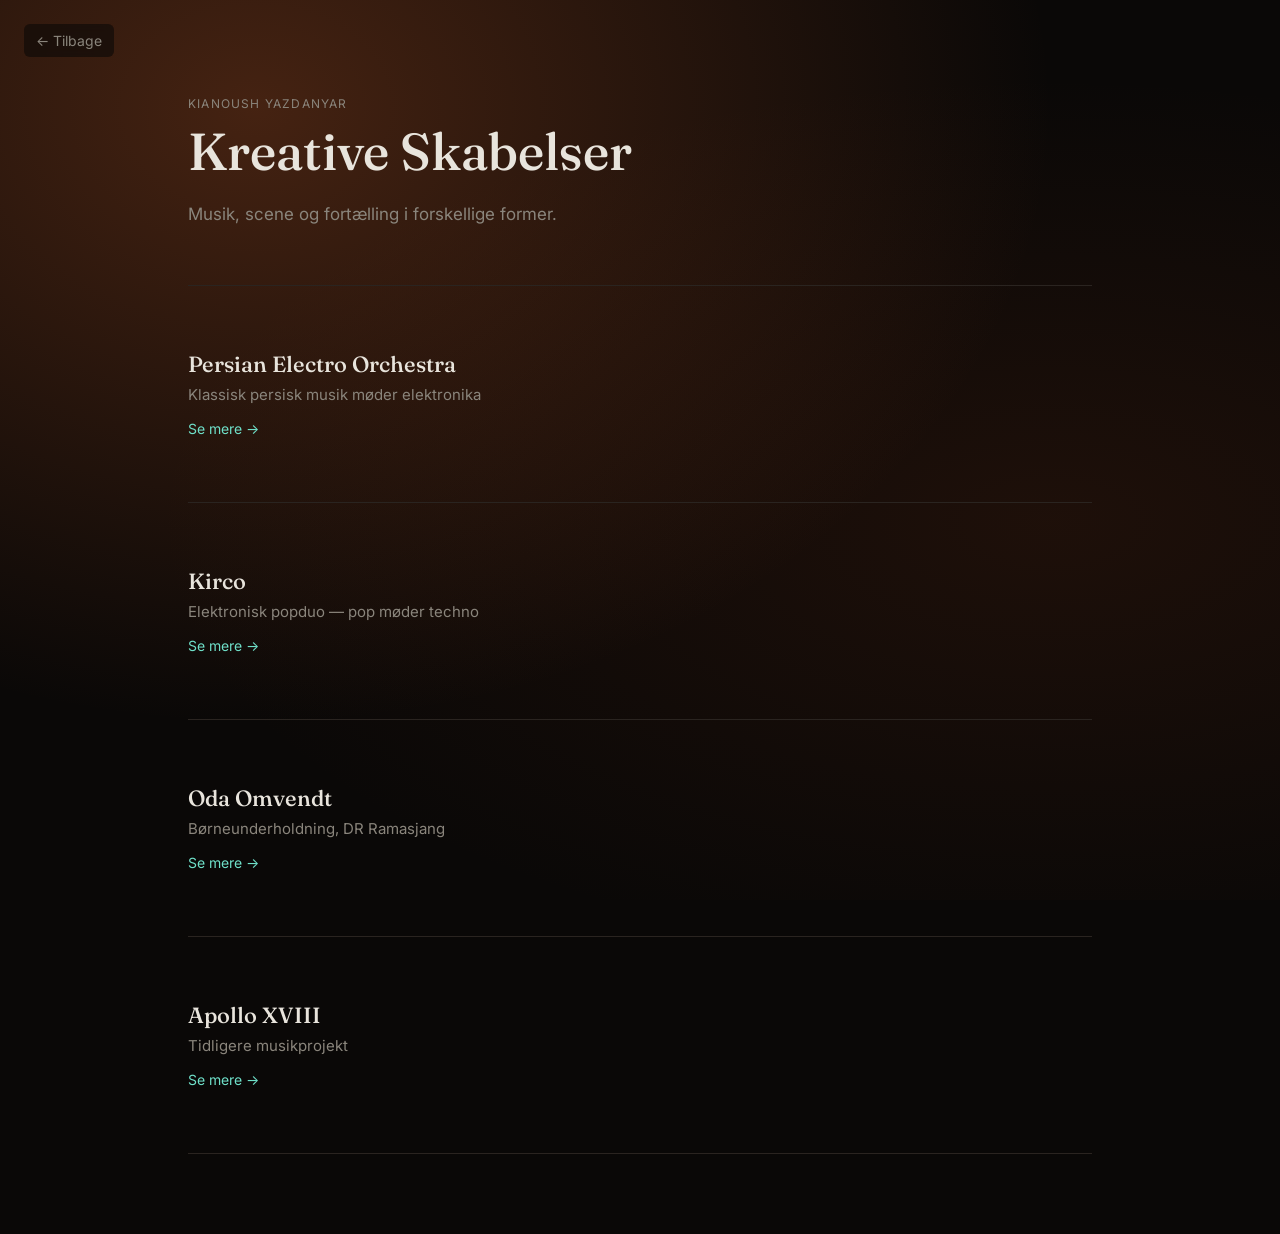
<file: kreative-skabelser/index.html>
<!DOCTYPE html>
<html lang="da">
<head>
<meta charset="UTF-8">
<meta name="viewport" content="width=device-width, initial-scale=1.0">
<title>Kreative Skabelser — Kianoush Yazdanyar</title>
<link rel="icon" type="image/svg+xml" href="../assets/icons/favicon.svg">
<link rel="preconnect" href="https://fonts.googleapis.com">
<link rel="preconnect" href="https://fonts.gstatic.com" crossorigin>
<link href="https://fonts.googleapis.com/css2?family=Fraunces:opsz,wght@9..144,400;9..144,500;9..144,600&family=Inter:wght@400;500&display=swap" rel="stylesheet">
<link rel="stylesheet" href="../css/style.css">
<link rel="stylesheet" href="../css/subpage.css">
</head>
<body>

<a class="back-link" href="../index.html">&larr; Tilbage</a>

<main class="sub-page">

  <header class="sub-hero">
    <p class="sub-eyebrow">Kianoush Yazdanyar</p>
    <h1 class="sub-title">Kreative Skabelser</h1>
    <p class="sub-lede">Musik, scene og fortælling i forskellige former.</p>
  </header>

  <section class="creative-item">
    <div class="creative-item-text">
      <h2 class="creative-item-title">Persian Electro Orchestra</h2>
      <p class="creative-item-desc">Klassisk persisk musik møder elektronika</p>
      <a class="creative-item-link" href="persian-electro-orchestra.html">Se mere &rarr;</a>
    </div>
    <iframe style="border-radius:12px" src="https://open.spotify.com/embed/artist/0a8cZDsBGT9Oj1OJqs05Qz?utm_source=generator" width="100%" height="152" frameborder="0" allow="autoplay; clipboard-write; encrypted-media; fullscreen; picture-in-picture" loading="lazy" title="Persian Electro Orchestra"></iframe>
  </section>

  <section class="creative-item">
    <div class="creative-item-text">
      <h2 class="creative-item-title">Kirco</h2>
      <p class="creative-item-desc">Elektronisk popduo — pop møder techno</p>
      <a class="creative-item-link" href="kirco.html">Se mere &rarr;</a>
    </div>
    <iframe style="border-radius:12px" src="https://open.spotify.com/embed/artist/3PRJfOP1KzxLrXpsBOybXV?utm_source=generator" width="100%" height="152" frameborder="0" allow="autoplay; clipboard-write; encrypted-media; fullscreen; picture-in-picture" loading="lazy" title="Kirco"></iframe>
  </section>

  <section class="creative-item">
    <div class="creative-item-text">
      <h2 class="creative-item-title">Oda Omvendt</h2>
      <p class="creative-item-desc">Børneunderholdning, DR Ramasjang</p>
      <a class="creative-item-link" href="oda-omvendt.html">Se mere &rarr;</a>
    </div>
    <iframe style="border-radius:12px" src="https://open.spotify.com/embed/album/4mp2O55xlFpI6rjebyCMw1?utm_source=generator" width="100%" height="152" frameborder="0" allow="autoplay; clipboard-write; encrypted-media; fullscreen; picture-in-picture" loading="lazy" title="Oda Omvendt"></iframe>
  </section>

  <section class="creative-item">
    <div class="creative-item-text">
      <h2 class="creative-item-title">Apollo XVIII</h2>
      <p class="creative-item-desc">Tidligere musikprojekt</p>
      <a class="creative-item-link" href="apollo-xviii.html">Se mere &rarr;</a>
    </div>
    <iframe style="border-radius:12px" src="https://open.spotify.com/embed/artist/592GeiJghp0CnXISNZAAyh?utm_source=generator" width="100%" height="152" frameborder="0" allow="autoplay; clipboard-write; encrypted-media; fullscreen; picture-in-picture" loading="lazy" title="Apollo XVIII"></iframe>
  </section>

</main>

<script src="../js/animations.js"></script>
</body>
</html>
</file>
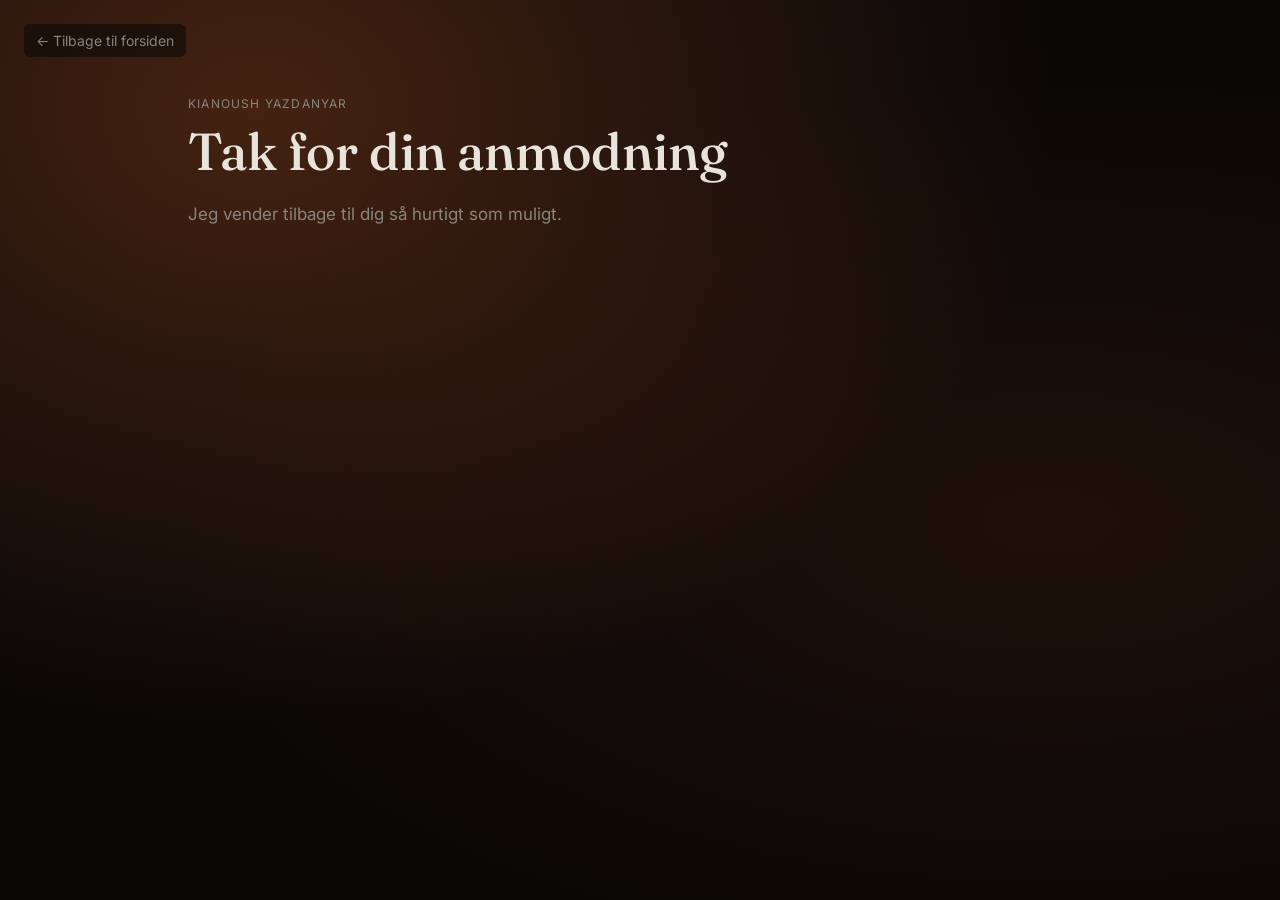
<file: tak.html>
<!DOCTYPE html>
<html lang="da">
<head>
<meta charset="UTF-8">
<meta name="viewport" content="width=device-width, initial-scale=1.0">
<title>Tak — Kianoush Yazdanyar</title>
<link rel="preconnect" href="https://fonts.googleapis.com">
<link rel="preconnect" href="https://fonts.gstatic.com" crossorigin>
<link href="https://fonts.googleapis.com/css2?family=Fraunces:opsz,wght@9..144,400;9..144,500;9..144,600&family=Inter:wght@400;500;600&display=swap" rel="stylesheet">
<link rel="stylesheet" href="css/style.css">
<link rel="stylesheet" href="css/subpage.css">
</head>
<body>
<a class="back-link" href="index.html">&larr; Tilbage til forsiden</a>
<main class="sub-page">
  <header class="sub-hero">
    <p class="sub-eyebrow">Kianoush Yazdanyar</p>
    <h1 class="sub-title">Tak for din anmodning</h1>
    <p class="sub-lede">Jeg vender tilbage til dig så hurtigt som muligt.</p>
  </header>
</main>
</body>
</html>
</file>
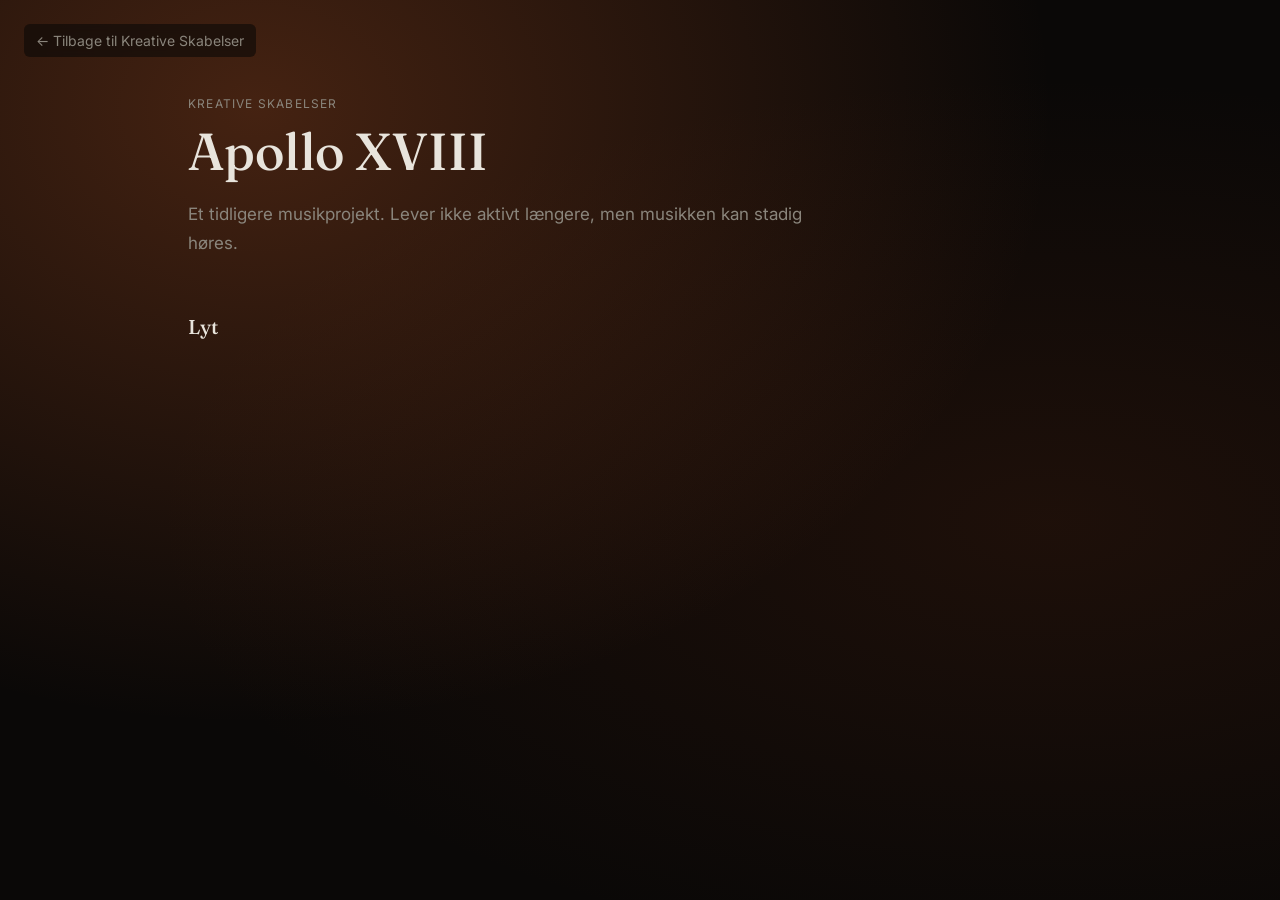
<file: kreative-skabelser/apollo-xviii.html>
<!DOCTYPE html>
<html lang="da">
<head>
<meta charset="UTF-8">
<meta name="viewport" content="width=device-width, initial-scale=1.0">
<title>Apollo XVIII — Kianoush Yazdanyar</title>
<link rel="icon" type="image/svg+xml" href="../assets/icons/favicon.svg">
<link rel="preconnect" href="https://fonts.googleapis.com">
<link rel="preconnect" href="https://fonts.gstatic.com" crossorigin>
<link href="https://fonts.googleapis.com/css2?family=Fraunces:opsz,wght@9..144,400;9..144,500;9..144,600&family=Inter:wght@400;500&display=swap" rel="stylesheet">
<link rel="stylesheet" href="../css/style.css">
<link rel="stylesheet" href="../css/subpage.css">
</head>
<body>

<a class="back-link" href="index.html">&larr; Tilbage til Kreative Skabelser</a>

<main class="sub-page">

  <header class="sub-hero">
    <p class="sub-eyebrow">Kreative skabelser</p>
    <h1 class="sub-title">Apollo XVIII</h1>
    <p class="sub-lede">Et tidligere musikprojekt. Lever ikke aktivt længere, men musikken kan stadig høres.</p>
  </header>

  <section class="sub-section">
    <h2 class="sub-section-title">Lyt</h2>
    <iframe
      style="border-radius:12px"
      src="https://open.spotify.com/embed/artist/592GeiJghp0CnXISNZAAyh?utm_source=generator&si=85f40be896554162"
      width="100%" height="352" frameborder="0"
      allowfullscreen=""
      allow="autoplay; clipboard-write; encrypted-media; fullscreen; picture-in-picture"
      loading="lazy"
      title="Apollo XVIII på Spotify">
    </iframe>
  </section>

</main>

</body>
</html>
</file>
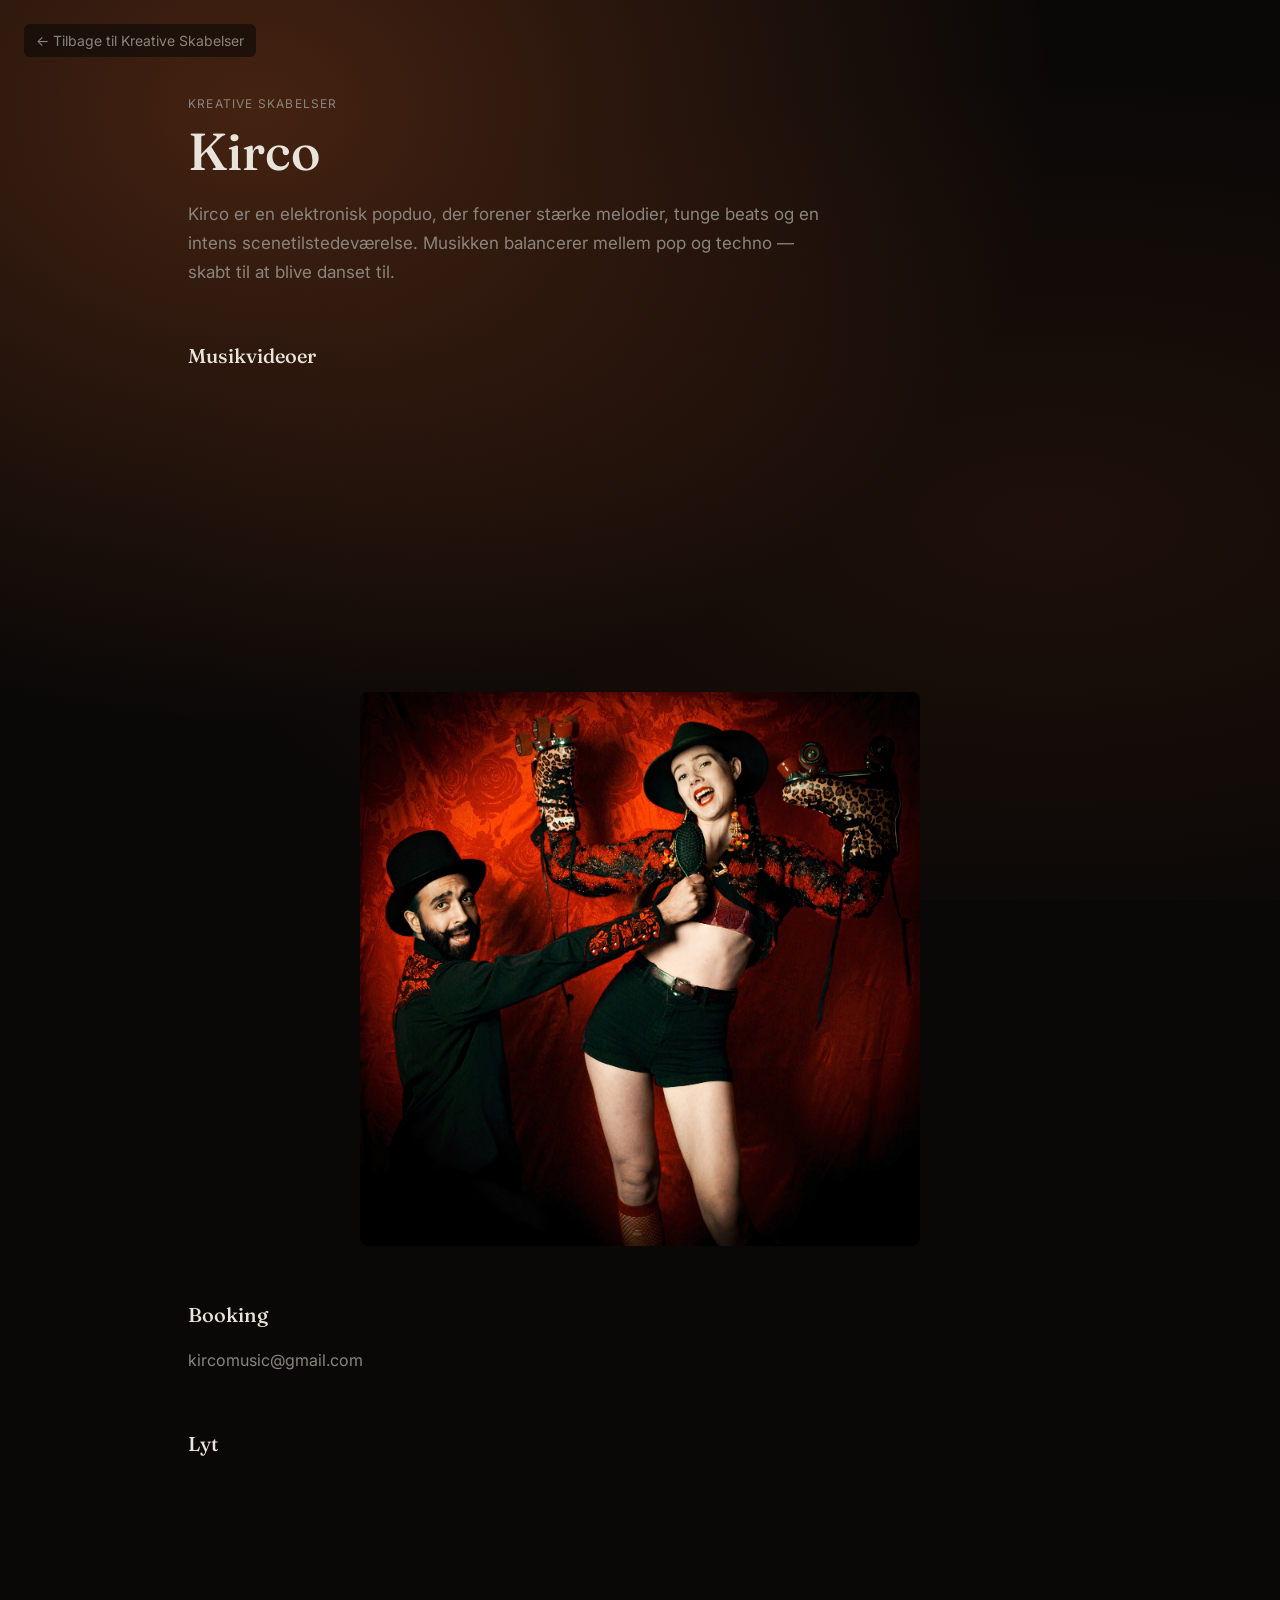
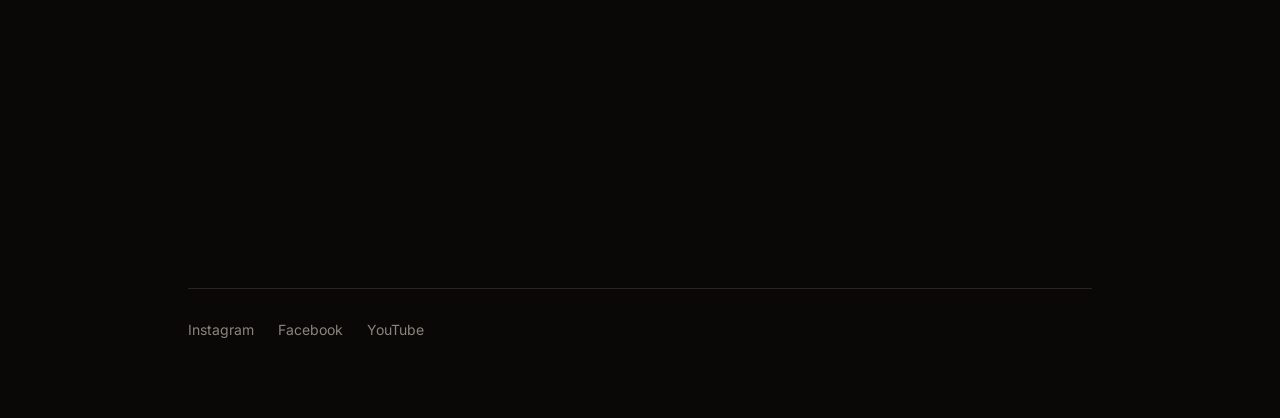
<file: kreative-skabelser/kirco.html>
<!DOCTYPE html>
<html lang="da">
<head>
<meta charset="UTF-8">
<meta name="viewport" content="width=device-width, initial-scale=1.0">
<title>Kirco — Kianoush Yazdanyar</title>
<link rel="icon" type="image/svg+xml" href="../assets/icons/favicon.svg">
<link rel="preconnect" href="https://fonts.googleapis.com">
<link rel="preconnect" href="https://fonts.gstatic.com" crossorigin>
<link href="https://fonts.googleapis.com/css2?family=Fraunces:opsz,wght@9..144,400;9..144,500;9..144,600&family=Inter:wght@400;500&display=swap" rel="stylesheet">
<link rel="stylesheet" href="../css/style.css">
<link rel="stylesheet" href="../css/subpage.css">
</head>
<body>

<a class="back-link" href="index.html">&larr; Tilbage til Kreative Skabelser</a>

<main class="sub-page">

  <header class="sub-hero">
    <p class="sub-eyebrow">Kreative skabelser</p>
    <h1 class="sub-title">Kirco</h1>
    <p class="sub-lede">Kirco er en elektronisk popduo, der forener stærke melodier, tunge beats og en intens scenetilstedeværelse. Musikken balancerer mellem pop og techno — skabt til at blive danset til.</p>
  </header>

  <section class="sub-section">
    <h2 class="sub-section-title">Musikvideoer</h2>
    <div class="video-grid">
      <div class="video-embed">
        <iframe src="https://www.youtube.com/embed/UkBhk_NIGjs?si=FHqn9zAgQIJkRGtN" title="Kirco musikvideo" frameborder="0" allow="accelerometer; autoplay; clipboard-write; encrypted-media; gyroscope; picture-in-picture; web-share" referrerpolicy="strict-origin-when-cross-origin" allowfullscreen loading="lazy"></iframe>
      </div>
      <div class="video-embed">
        <iframe src="https://www.youtube.com/embed/WSYZm5r0OQ8?si=-G6jZcNoc1Rqnn_N" title="Kirco musikvideo" frameborder="0" allow="accelerometer; autoplay; clipboard-write; encrypted-media; gyroscope; picture-in-picture; web-share" referrerpolicy="strict-origin-when-cross-origin" allowfullscreen loading="lazy"></iframe>
      </div>
    </div>
  </section>

  <section class="sub-section">
    <div class="photo-grid photo-grid--single">
      <img src="../assets/images/kirco-1.jpg" alt="Kirco på scenen" loading="lazy">
    </div>
  </section>

  <section class="sub-section">
    <h2 class="sub-section-title">Booking</h2>
    <p class="sub-section-text"><a href="mailto:kircomusic@gmail.com">kircomusic@gmail.com</a></p>
  </section>

  <section class="sub-section">
    <h2 class="sub-section-title">Lyt</h2>
    <iframe
      style="border-radius:12px"
      src="https://open.spotify.com/embed/artist/3PRJfOP1KzxLrXpsBOybXV?utm_source=generator&si=f1fad9605947445f"
      width="100%" height="352" frameborder="0"
      allow="autoplay; clipboard-write; encrypted-media; fullscreen; picture-in-picture"
      loading="lazy"
      title="Kirco på Spotify">
    </iframe>
  </section>

  <footer class="sub-footer">
    <a href="https://www.instagram.com/kircomusic/" target="_blank" rel="noopener">Instagram</a>
    <a href="https://www.facebook.com/Kircomusic" target="_blank" rel="noopener">Facebook</a>
    <a href="https://www.youtube.com/@kircomusic3333" target="_blank" rel="noopener">YouTube</a>
  </footer>

</main>

<script src="../js/animations.js"></script>
</body>
</html>
</file>
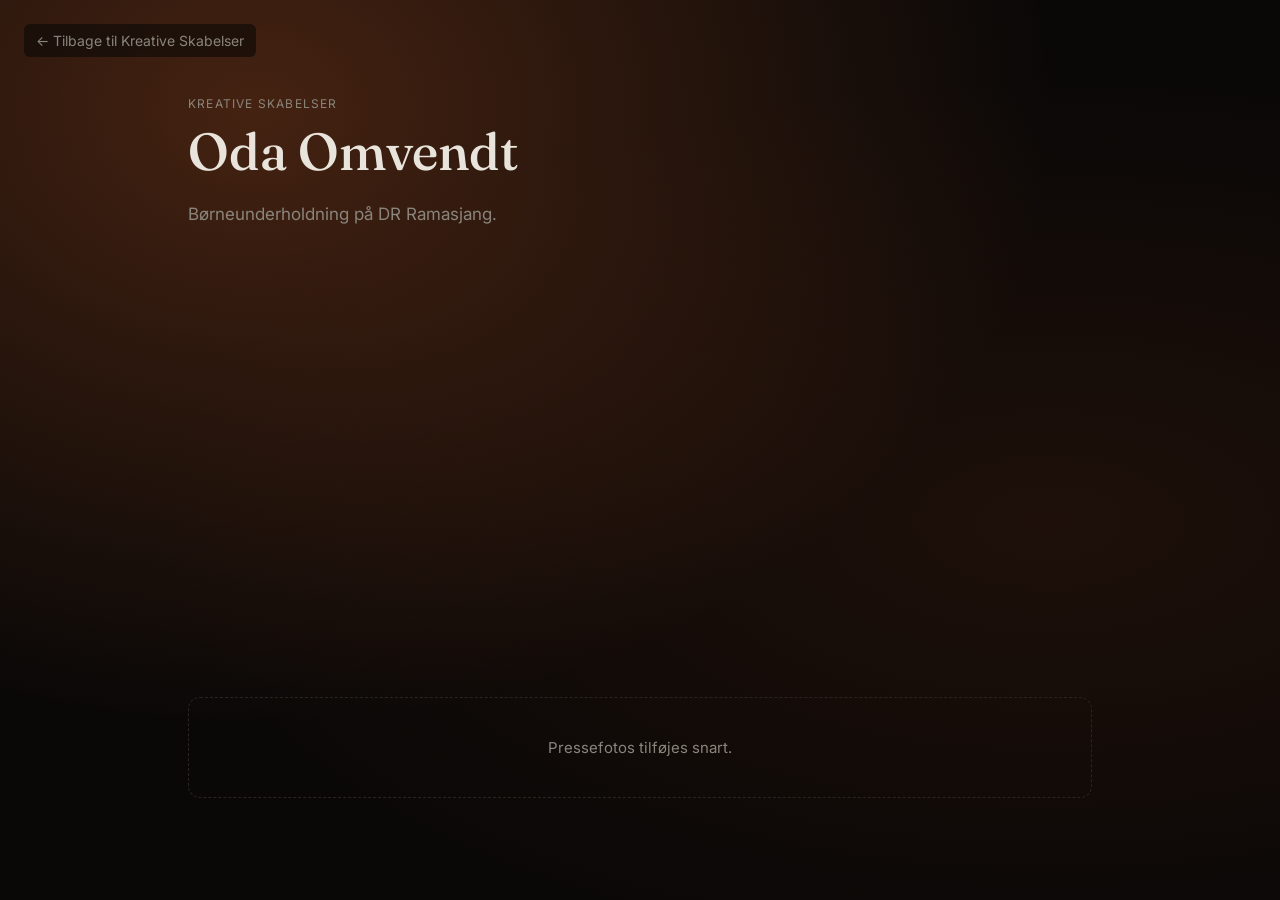
<file: kreative-skabelser/oda-omvendt.html>
<!DOCTYPE html>
<html lang="da">
<head>
<meta charset="UTF-8">
<meta name="viewport" content="width=device-width, initial-scale=1.0">
<title>Oda Omvendt — Kianoush Yazdanyar</title>
<link rel="icon" type="image/svg+xml" href="../assets/icons/favicon.svg">
<link rel="preconnect" href="https://fonts.googleapis.com">
<link rel="preconnect" href="https://fonts.gstatic.com" crossorigin>
<link href="https://fonts.googleapis.com/css2?family=Fraunces:opsz,wght@9..144,400;9..144,500;9..144,600&family=Inter:wght@400;500&display=swap" rel="stylesheet">
<link rel="stylesheet" href="../css/style.css">
<link rel="stylesheet" href="../css/subpage.css">
</head>
<body>

<a class="back-link" href="index.html">&larr; Tilbage til Kreative Skabelser</a>

<main class="sub-page">
  <header class="sub-hero">
    <p class="sub-eyebrow">Kreative skabelser</p>
    <h1 class="sub-title">Oda Omvendt</h1>
    <p class="sub-lede">Børneunderholdning på DR Ramasjang.</p>
  </header>
  <section class="sub-section">
    <iframe style="border-radius:12px" src="https://open.spotify.com/embed/album/4mp2O55xlFpI6rjebyCMw1?utm_source=generator&si=b79e6167c70d488b" width="100%" height="352" frameborder="0" allow="autoplay; clipboard-write; encrypted-media; fullscreen; picture-in-picture" loading="lazy" title="Oda Omvendt på Spotify"></iframe>
  </section>
  <div class="placeholder-box">
    Pressefotos tilføjes snart.
  </div>
</main>

<script src="../js/animations.js"></script>
</body>
</html>
</file>
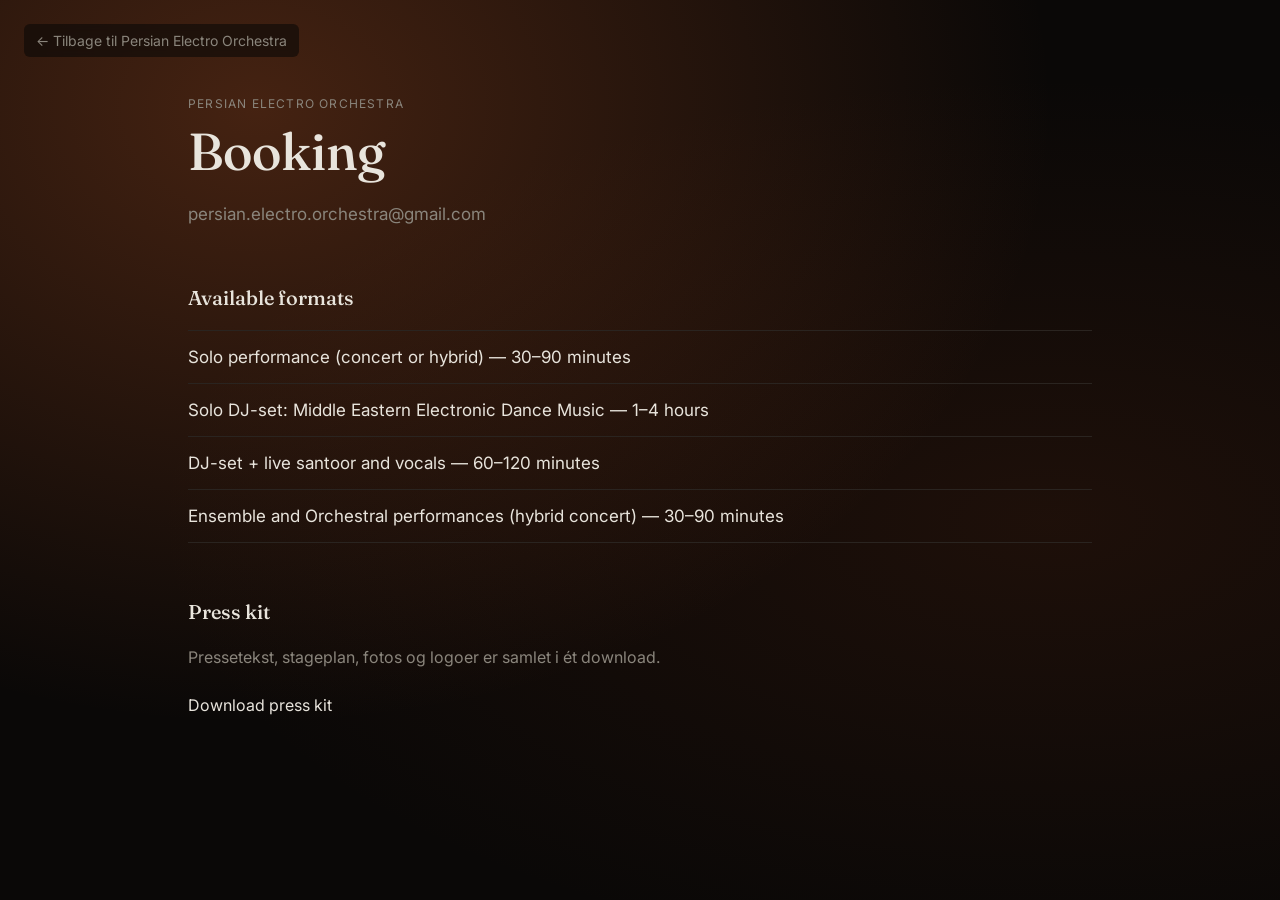
<file: kreative-skabelser/persian-electro-orchestra-booking.html>
<!DOCTYPE html>
<html lang="da">
<head>
<meta charset="UTF-8">
<meta name="viewport" content="width=device-width, initial-scale=1.0">
<title>Booking — Persian Electro Orchestra</title>
<link rel="icon" type="image/svg+xml" href="../assets/icons/favicon.svg">
<link rel="preconnect" href="https://fonts.googleapis.com">
<link rel="preconnect" href="https://fonts.gstatic.com" crossorigin>
<link href="https://fonts.googleapis.com/css2?family=Fraunces:opsz,wght@9..144,400;9..144,500;9..144,600&family=Inter:wght@400;500&display=swap" rel="stylesheet">
<link rel="stylesheet" href="../css/style.css">
<link rel="stylesheet" href="../css/subpage.css">
</head>
<body>

<a class="back-link" href="persian-electro-orchestra.html">&larr; Tilbage til Persian Electro Orchestra</a>

<main class="sub-page">

  <header class="sub-hero">
    <p class="sub-eyebrow">Persian Electro Orchestra</p>
    <h1 class="sub-title">Booking</h1>
    <p class="sub-lede">
      <a href="mailto:persian.electro.orchestra@gmail.com">persian.electro.orchestra@gmail.com</a>
    </p>
  </header>

  <section class="sub-section">
    <h2 class="sub-section-title">Available formats</h2>
    <ul class="spec-list">
      <li>Solo performance (concert or hybrid) — 30–90 minutes</li>
      <li>Solo DJ-set: Middle Eastern Electronic Dance Music — 1–4 hours</li>
      <li>DJ-set + live santoor and vocals — 60–120 minutes</li>
      <li>Ensemble and Orchestral performances (hybrid concert) — 30–90 minutes</li>
    </ul>
  </section>

  <section class="sub-section">
    <h2 class="sub-section-title">Press kit</h2>
    <p class="sub-section-text">Pressetekst, stageplan, fotos og logoer er samlet i ét download.</p>
    <a class="download-button" href="https://drive.google.com/drive/folders/12gCk5uDWeeJLfttOsvGtWsUmEhVXvokA?usp=drive_link" target="_blank" rel="noopener">Download press kit</a>
  </section>

</main>

<script src="../js/animations.js"></script>
</body>
</html>
</file>
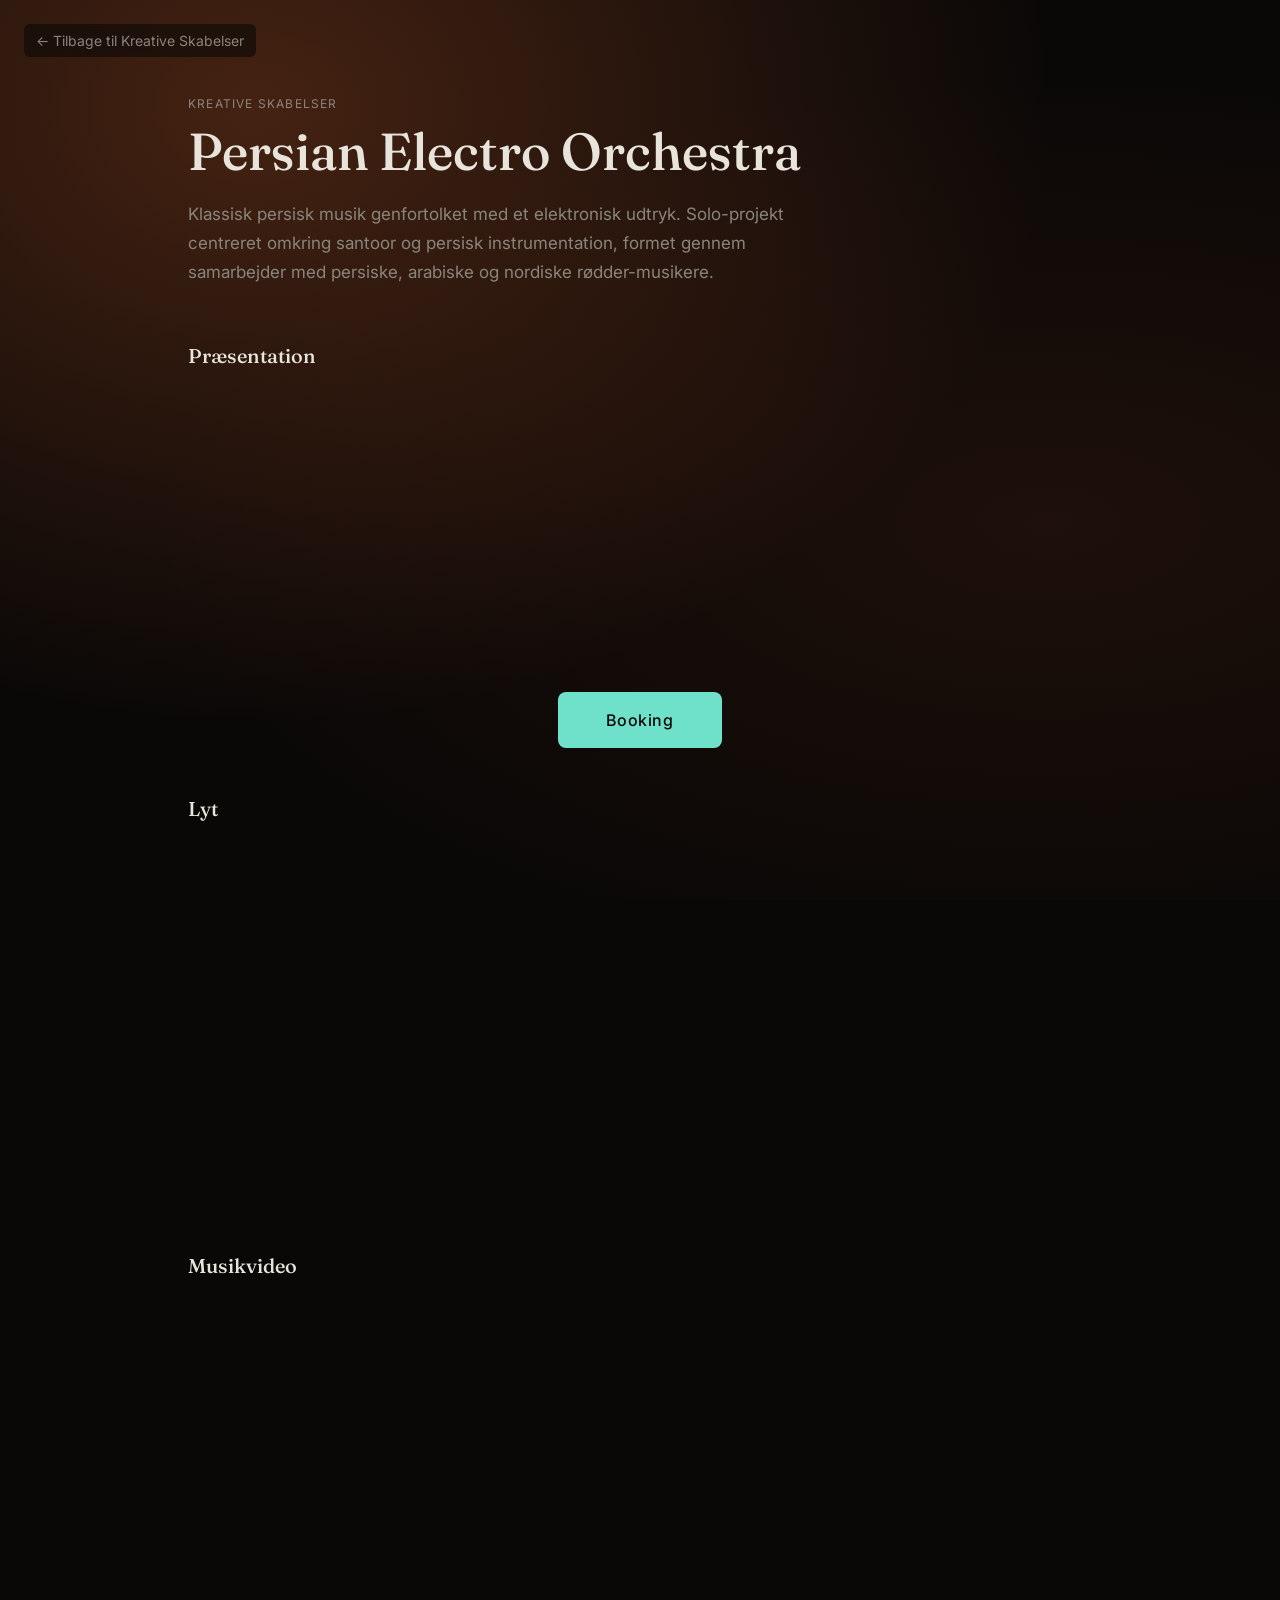
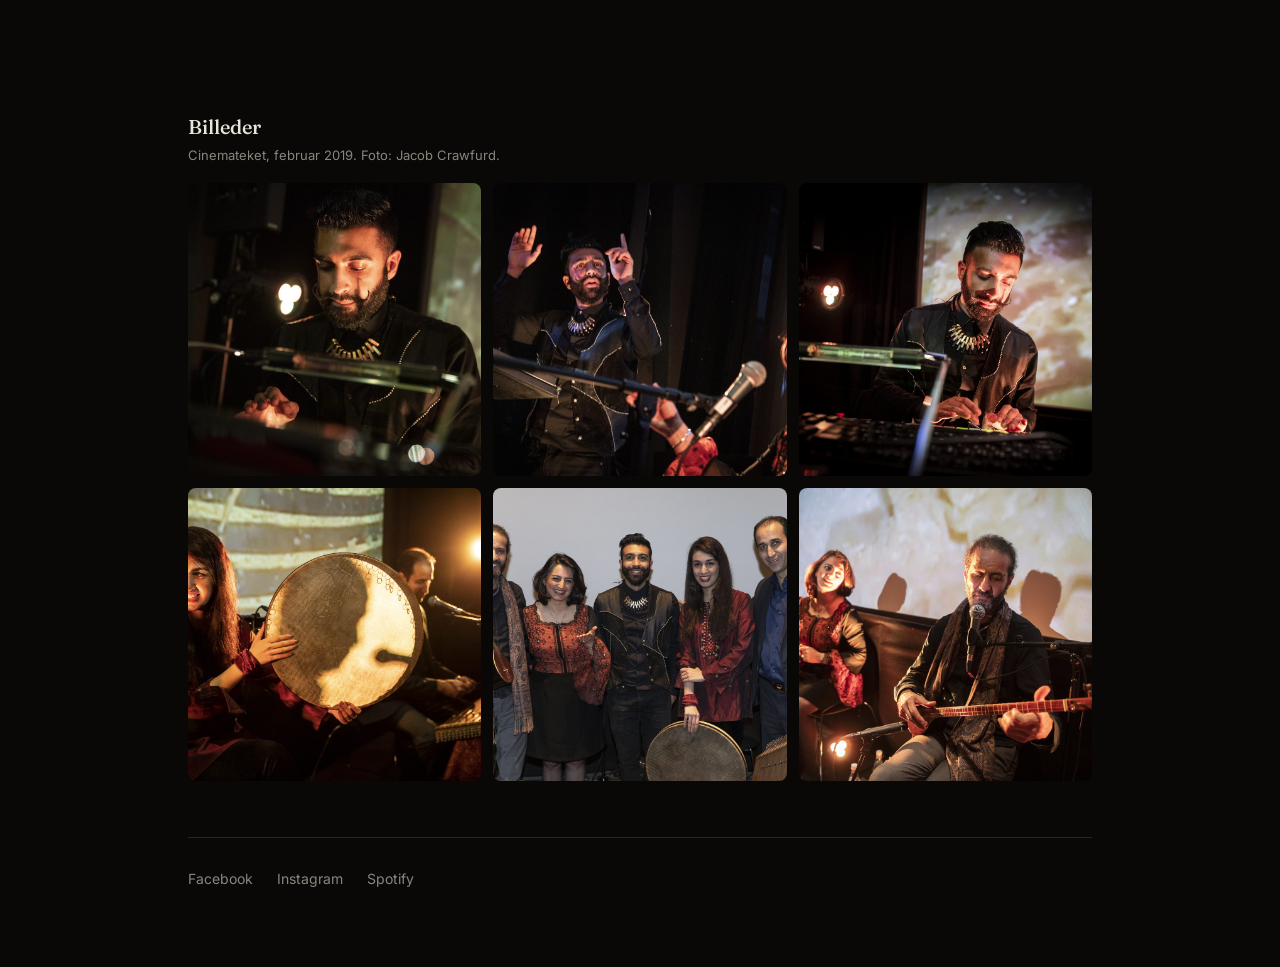
<file: kreative-skabelser/persian-electro-orchestra.html>
<!DOCTYPE html>
<html lang="da">
<head>
<meta charset="UTF-8">
<meta name="viewport" content="width=device-width, initial-scale=1.0">
<title>Persian Electro Orchestra — Kianoush Yazdanyar</title>
<link rel="icon" type="image/svg+xml" href="../assets/icons/favicon.svg">
<link rel="preconnect" href="https://fonts.googleapis.com">
<link rel="preconnect" href="https://fonts.gstatic.com" crossorigin>
<link href="https://fonts.googleapis.com/css2?family=Fraunces:opsz,wght@9..144,400;9..144,500;9..144,600&family=Inter:wght@400;500&display=swap" rel="stylesheet">
<link rel="stylesheet" href="../css/style.css">
<link rel="stylesheet" href="../css/subpage.css">
</head>
<body>

<a class="back-link" href="index.html">&larr; Tilbage til Kreative Skabelser</a>

<main class="sub-page">

  <header class="sub-hero">
    <p class="sub-eyebrow">Kreative skabelser</p>
    <h1 class="sub-title">Persian Electro Orchestra</h1>
    <p class="sub-lede">Klassisk persisk musik genfortolket med et elektronisk udtryk. Solo-projekt centreret omkring santoor og persisk instrumentation, formet gennem samarbejder med persiske, arabiske og nordiske rødder-musikere.</p>
  </header>

  <section class="sub-section">
    <h2 class="sub-section-title">Præsentation</h2>
    <div class="video-grid">
      <div class="video-embed">
        <iframe src="https://www.youtube.com/embed/BFVgDCe5Vm4?si=moEMTDka0-oO3l8y" title="Persian Electro Orchestra præsentation" frameborder="0" allow="accelerometer; autoplay; clipboard-write; encrypted-media; gyroscope; picture-in-picture; web-share" referrerpolicy="strict-origin-when-cross-origin" allowfullscreen loading="lazy"></iframe>
      </div>
      <div class="video-embed">
        <iframe src="https://www.youtube.com/embed/R_x0Kdcxnyw?si=6ja5jatI1GvMBFvL" title="Persian Electro Orchestra præsentation" frameborder="0" allow="accelerometer; autoplay; clipboard-write; encrypted-media; gyroscope; picture-in-picture; web-share" referrerpolicy="strict-origin-when-cross-origin" allowfullscreen loading="lazy"></iframe>
      </div>
    </div>
  </section>

  <section class="sub-section sub-section--cta">
    <a class="booking-button" href="persian-electro-orchestra-booking.html">Booking</a>
  </section>

  <section class="sub-section">
    <h2 class="sub-section-title">Lyt</h2>
    <iframe
      style="border-radius:12px"
      src="https://open.spotify.com/embed/artist/0a8cZDsBGT9Oj1OJqs05Qz?utm_source=generator&si=c1464c1f727641a2"
      width="100%" height="352" frameborder="0"
      allowfullscreen=""
      allow="autoplay; clipboard-write; encrypted-media; fullscreen; picture-in-picture"
      loading="lazy"
      title="Persian Electro Orchestra på Spotify">
    </iframe>
  </section>

  <section class="sub-section">
    <h2 class="sub-section-title">Musikvideo</h2>
    <div class="video-embed video-embed--single">
      <iframe src="https://www.youtube.com/embed/mcSiD7ixY7E?si=Fd8pY4Vn_lSHl_Wn" title="Persian Electro Orchestra musikvideo" frameborder="0" allow="accelerometer; autoplay; clipboard-write; encrypted-media; gyroscope; picture-in-picture; web-share" referrerpolicy="strict-origin-when-cross-origin" allowfullscreen loading="lazy"></iframe>
    </div>
  </section>

  <section class="sub-section">
    <h2 class="sub-section-title">Billeder</h2>
    <p class="sub-section-caption">Cinemateket, februar 2019. Foto: Jacob Crawfurd.</p>
    <div class="photo-grid">
      <img src="../assets/images/peo/peo-1.jpg" alt="Persian Electro Orchestra koncert, Cinemateket 2019" loading="lazy">
      <img src="../assets/images/peo/peo-2.jpg" alt="Persian Electro Orchestra koncert, Cinemateket 2019" loading="lazy">
      <img src="../assets/images/peo/peo-3.jpg" alt="Persian Electro Orchestra koncert, Cinemateket 2019" loading="lazy">
      <img src="../assets/images/peo/peo-4.jpg" alt="Persian Electro Orchestra koncert, Cinemateket 2019" loading="lazy">
      <img src="../assets/images/peo/peo-5.jpg" alt="Persian Electro Orchestra koncert, Cinemateket 2019" loading="lazy">
      <img src="../assets/images/peo/peo-6.jpg" alt="Persian Electro Orchestra koncert, Cinemateket 2019" loading="lazy">
    </div>
  </section>

  <footer class="sub-footer">
    <a href="https://www.facebook.com/persianelectro" target="_blank" rel="noopener">Facebook</a>
    <a href="https://instagram.com/persianelectro_com" target="_blank" rel="noopener">Instagram</a>
    <a href="https://open.spotify.com/artist/0a8cZDsBGT9Oj1OJqs05Qz" target="_blank" rel="noopener">Spotify</a>
  </footer>

</main>

<script src="../js/animations.js"></script>
</body>
</html>
</file>
<file: css/style.css>
:root {
  --bg: #0a0807;
  --bg-card: #100d0b;
  --bg-card-hover: #181410;
  --text: #e8e4dc;
  --text-bright: #f5f2ea;
  --text-muted: #8a857c;
  --text-dim: #5a564f;
  --border: #2a2420;

  --jura: #8fb0d8;
  --jura-dim: #5b86b8;
  --create: #6fe0c9;
  --create-dim: #4fd6bb;
  --sex: #eba370;
  --sex-dim: #e08a4f;

  --font-display: 'Fraunces', serif;
  --font-body: 'Inter', sans-serif;

  --ease: cubic-bezier(0.22, 1, 0.36, 1);
}

* { box-sizing: border-box; }

html, body {
  margin: 0;
  padding: 0;
  background:
    radial-gradient(ellipse at 20% 12%, rgba(193,90,40,0.32), transparent 55%),
    radial-gradient(ellipse at 82% 58%, rgba(120,50,20,0.18), transparent 60%),
    var(--bg);
  background-attachment: fixed;
  color: var(--text);
  font-family: var(--font-body);
  min-height: 100vh;
}

.sr-only {
  position: absolute;
  width: 1px; height: 1px;
  padding: 0; margin: -1px;
  overflow: hidden;
  clip: rect(0,0,0,0);
  white-space: nowrap;
  border: 0;
}

button {
  font-family: inherit;
  cursor: pointer;
  background: none;
  border: none;
  color: inherit;
}

a { color: inherit; text-decoration: none; }

:focus-visible {
  outline: 2px solid var(--create);
  outline-offset: 3px;
}

/* ===== Stage ===== */
.stage {
  max-width: 1400px;
  margin: 0 auto;
  padding: 6rem 5rem 5rem;
}

/* ===== Hero ===== */
.hero {
  display: grid;
  grid-template-columns: 320px 1fr;
  gap: 4rem;
  align-items: center;
  margin-bottom: 4rem;
  isolation: isolate;
}

.hero-portrait {
  width: 320px;
  height: 400px;
  border-radius: 4px;
  position: relative;
  overflow: hidden;
  flex-shrink: 0;
}

.hero-portrait img {
  width: 100%;
  height: 100%;
  object-fit: cover;
  object-position: center top;
  display: block;
  mix-blend-mode: luminosity;
  filter: contrast(1.1) brightness(0.85);
}

.hero-portrait-overlay {
  position: absolute;
  inset: 0;
  background:
    linear-gradient(180deg,
      rgba(18,10,5,0.1) 0%,
      rgba(18,10,5,0.0) 40%,
      rgba(10,8,7,0.85) 100%),
    radial-gradient(ellipse at 60% 20%, rgba(180,80,20,0.45), transparent 70%);
  mix-blend-mode: multiply;
  pointer-events: none;
}

.hero-portrait-fade {
  position: absolute;
  bottom: 0; left: 0; right: 0;
  height: 45%;
  background: linear-gradient(180deg, transparent, var(--bg) 100%);
  z-index: 2;
  pointer-events: none;
}

.hero-name {
  font-family: var(--font-display);
  font-weight: 400;
  font-size: clamp(3rem, 5vw, 4.5rem);
  line-height: 1.1;
  margin: 0;
  background: linear-gradient(135deg, var(--text-bright) 0%, #f0c79a 45%, var(--sex-dim) 100%);
  -webkit-background-clip: text;
  background-clip: text;
  color: transparent;
}

/* ===== Field grid ===== */
.field-grid {
  display: grid;
  grid-template-columns: repeat(3, 1fr);
  gap: 1px;
  background: var(--border);
  border-radius: 10px;
  overflow: hidden;
  margin-bottom: 2rem;
}

.field-card {
  background: var(--bg-card);
  padding: 2.25rem 2rem;
  text-align: left;
  display: flex;
  flex-direction: column;
  transition: transform 0.35s var(--ease), background 0.35s var(--ease);
}

.field-card:hover {
  transform: translateY(-6px) scale(1.015);
  background: var(--bg-card-hover);
}

.field-card--jura   { border-top: 2px solid var(--jura-dim); }
.field-card--create { border-top: 2px solid var(--create-dim); }
.field-card--sex    { border-top: 2px solid var(--sex-dim); }

.field-card-top {
  display: flex;
  align-items: flex-start;
  justify-content: space-between;
}

.field-icon {
  width: 48px;
  height: 48px;
  border-radius: 50%;
  display: flex;
  align-items: center;
  justify-content: center;
  margin-bottom: 18px;
  font-size: 22px;
  transition: transform 0.35s var(--ease);
}

.field-card:hover .field-icon {
  transform: scale(1.15) rotate(-4deg);
}

.field-card--jura .field-icon   { background: rgba(91,134,184,0.15); color: var(--jura); }
.field-card--create .field-icon { background: rgba(79,214,187,0.15); color: var(--create); }
.field-card--sex .field-icon    { background: rgba(224,138,79,0.15); color: var(--sex); }

.field-lock {
  font-size: 15px;
  color: var(--text-dim);
}

.field-name {
  font-family: var(--font-body);
  font-size: 15px;
  font-weight: 600;
  letter-spacing: 0.06em;
}

.field-card--jura .field-name   { color: var(--jura); }
.field-card--create .field-name { color: var(--create); }
.field-card--sex .field-name    { color: var(--sex); }

/* ===== Private link ===== */
.private-link {
  display: inline-flex;
  align-items: center;
  gap: 8px;
  font-size: 0.9rem;
  color: var(--text-muted);
  padding: 0.8rem 1.4rem;
  border: 0.5px dashed var(--border);
  border-radius: 10px;
  transition: color 0.2s var(--ease), border-color 0.2s var(--ease);
}

.private-link:hover {
  color: var(--text);
  border-color: var(--text-muted);
}

/* ===== Panels ===== */
.panel[hidden] {
  display: none !important;
}

.panel {
  position: fixed;
  inset: 0;
  background: var(--bg);
  display: flex;
  align-items: flex-start;
  justify-content: center;
  overflow-y: auto;
  padding: 5rem 1.5rem 4rem;
  z-index: 10;
  opacity: 0;
  animation: panelIn 0.4s var(--ease) forwards;
}

@keyframes panelIn {
  from { opacity: 0; }
  to { opacity: 1; }
}

.panel-inner {
  max-width: 700px;
  width: 100%;
  animation: panelRise 0.45s var(--ease) forwards;
}

@keyframes panelRise {
  from { opacity: 0; transform: translateY(16px); }
  to { opacity: 1; transform: translateY(0); }
}

.panel-title {
  font-family: var(--font-display);
  font-weight: 500;
  font-size: clamp(2rem, 5vw, 2.75rem);
  margin: 0 0 1rem;
}

.panel-intro {
  font-size: 1.0625rem;
  line-height: 1.7;
  color: var(--text-muted);
  margin: 0 0 2.5rem;
  max-width: 60ch;
}

.spec-list {
  list-style: none;
  padding: 0;
  margin: 0 0 2.5rem;
  display: flex;
  flex-direction: column;
}

.spec-list li {
  padding: 1rem 0;
  border-top: 0.5px solid var(--border);
  font-size: 1.0625rem;
}

.spec-list li:last-child {
  border-bottom: 0.5px solid var(--border);
}

.access-button {
  display: inline-block;
  background: var(--sex);
  color: #0a0807;
  font-weight: 500;
  font-size: 0.9375rem;
  padding: 0.9rem 1.75rem;
  border-radius: 8px;
  margin-bottom: 2rem;
  transition: opacity 0.2s var(--ease);
}

.access-button:hover {
  opacity: 0.85;
}

.panel-close {
  display: block;
  font-size: 0.875rem;
  color: var(--text-muted);
  text-decoration: underline;
  text-underline-offset: 3px;
}

.panel-close:hover {
  color: var(--text);
}

/* ===== Scroll-animationer ===== */
.scroll-hidden {
  opacity: 0;
  transform: translateY(24px);
  transition: opacity 0.7s cubic-bezier(0.22, 1, 0.36, 1),
              transform 0.7s cubic-bezier(0.22, 1, 0.36, 1);
}

.scroll-visible {
  opacity: 1;
  transform: translateY(0);
}

/* Parallax: billedet starter lidt zoomet ind så kanter ikke vises ved scroll */
.hero-portrait img {
  transform-origin: center top;
}

@media (prefers-reduced-motion: reduce) {
  .scroll-hidden {
    opacity: 1;
    transform: none;
    transition: none;
  }
}

/* ===== Mobile ===== */
@media (max-width: 900px) {
  .stage { padding: 4rem 2rem 3rem; }
  .hero { grid-template-columns: 240px 1fr; gap: 2.5rem; }
  .hero-portrait { width: 240px; height: 300px; }
}

@media (max-width: 640px) {
  .stage { padding: 3rem 1.25rem 2rem; }
  .hero { grid-template-columns: 1fr; text-align: center; justify-items: center; }
  .field-grid { grid-template-columns: 1fr; }
}
</file>
<file: css/subpage.css>
.back-link {
  position: fixed;
  top: 1.5rem;
  left: 1.5rem;
  font-size: 0.875rem;
  color: var(--text-muted);
  z-index: 5;
  padding: 0.5rem 0.75rem;
  background: rgba(10, 9, 8, 0.6);
  border-radius: 6px;
  backdrop-filter: blur(4px);
}

.back-link:hover {
  color: var(--text);
}

.sub-page {
  max-width: 1000px;
  margin: 0 auto;
  padding: 6rem 3rem 5rem;
}

.sub-hero {
  margin-bottom: 3.5rem;
}

.sub-eyebrow {
  font-size: 0.75rem;
  letter-spacing: 0.1em;
  text-transform: uppercase;
  color: var(--text-muted);
  margin: 0 0 0.75rem;
}

.sub-title {
  font-family: var(--font-display);
  font-weight: 500;
  font-size: clamp(2.25rem, 6vw, 3.25rem);
  margin: 0 0 1.25rem;
  line-height: 1.1;
}

.sub-lede {
  font-size: 1.0625rem;
  line-height: 1.7;
  color: var(--text-muted);
  max-width: 58ch;
  margin: 0;
}

.sub-section {
  margin-bottom: 3.5rem;
}

.sub-section-title {
  font-family: var(--font-display);
  font-weight: 500;
  font-size: 1.25rem;
  margin: 0 0 1.25rem;
}

.sub-section-text {
  color: var(--text-muted);
  line-height: 1.7;
  margin: 0 0 1.5rem;
}

.sub-section-caption {
  font-size: 0.8125rem;
  color: var(--text-muted);
  margin: -0.75rem 0 1.25rem;
}

.video-grid {
  display: grid;
  grid-template-columns: 1fr 1fr;
  gap: 1.25rem;
}

.video-embed {
  position: relative;
  aspect-ratio: 16 / 9;
  border-radius: 10px;
  overflow: hidden;
  background: var(--bg-elevated);
}

.video-embed iframe {
  width: 100%;
  height: 100%;
  border: none;
}

.photo-grid {
  display: grid;
  grid-template-columns: 1fr 1fr 1fr;
  gap: 0.75rem;
}

.photo-grid img {
  width: 100%;
  height: 100%;
  aspect-ratio: 1;
  object-fit: cover;
  border-radius: 8px;
}

.photo-grid--single {
  grid-template-columns: 1fr;
  max-width: 560px;
  margin: 0 auto;
}

.photo-grid--single img {
  aspect-ratio: auto;
}

.sub-section--cta {
  display: flex;
  justify-content: center;
  margin: 3rem 0;
}

.booking-button {
  display: inline-block;
  background: var(--create);
  color: #0a0908;
  font-weight: 500;
  font-size: 1rem;
  letter-spacing: 0.04em;
  padding: 1.1rem 3rem;
  border-radius: 8px;
  transition: opacity 0.2s var(--ease);
}

.booking-button:hover {
  opacity: 0.85;
}

.video-embed--single {
  max-width: 640px;
  margin: 0 auto;
}

.data-grid {
  display: grid;
  grid-template-columns: 1fr 1fr;
  gap: 1px;
  background: var(--border);
  border-radius: 12px;
  overflow: hidden;
  margin-bottom: 2rem;
}

.data-card {
  background: var(--bg-card);
  padding: 1.75rem 1.5rem;
  transition: background 0.25s var(--ease);
}

.data-card:hover {
  background: var(--bg-card-hover);
}

.data-card-icon {
  font-size: 22px;
  color: var(--jura);
  margin-bottom: 12px;
}

.data-card-title {
  font-family: var(--font-display);
  font-weight: 500;
  font-size: 1.0625rem;
  margin: 0 0 0.75rem;
}

.data-card-text {
  font-size: 0.9rem;
  line-height: 1.7;
  color: var(--text-muted);
  margin: 0;
}

.pdf-embed-wrap {
  width: 100%;
  border-radius: 8px;
  overflow: hidden;
  border: 0.5px solid var(--border);
  margin-bottom: 1.25rem;
  background: var(--bg-card);
}

.pdf-embed {
  width: 100%;
  height: 70vh;
  min-height: 500px;
  border: none;
  display: block;
}

.download-button {
  display: inline-flex;
  align-items: center;
  gap: 8px;
}

@media (max-width: 600px) {
  .data-grid { grid-template-columns: 1fr; }
  .pdf-embed { height: 60vh; }
}

  display: inline-block;
  background: var(--text);
  color: var(--bg);
  font-weight: 500;
  font-size: 0.9375rem;
  padding: 0.85rem 1.5rem;
  border-radius: 8px;
  transition: opacity 0.2s var(--ease);
}

.download-button:hover {
  opacity: 0.85;
}

.sub-footer {
  display: flex;
  gap: 1.5rem;
  padding-top: 2rem;
  border-top: 0.5px solid var(--border);
}

.sub-footer a {
  font-size: 0.875rem;
  color: var(--text-muted);
}

.sub-footer a:hover {
  color: var(--text);
}

.creative-item {
  display: grid;
  grid-template-columns: 1fr 280px;
  gap: 2rem;
  align-items: center;
  padding: 2rem 0;
  border-top: 0.5px solid var(--border);
}

.creative-item:last-of-type {
  border-bottom: 0.5px solid var(--border);
}

.creative-item-title {
  font-family: var(--font-display);
  font-weight: 500;
  font-size: 1.375rem;
  margin: 0 0 0.4rem;
}

.creative-item-desc {
  color: var(--text-muted);
  font-size: 0.9375rem;
  margin: 0 0 0.9rem;
}

.creative-item-link {
  font-size: 0.875rem;
  color: var(--create);
}

.creative-item-link:hover {
  text-decoration: underline;
}

@media (max-width: 640px) {
  .creative-item {
    grid-template-columns: 1fr;
    gap: 1rem;
  }
}
.placeholder-box {
  background: var(--bg-elevated);
  border: 0.5px dashed var(--border);
  border-radius: 12px;
  padding: 2.5rem;
  text-align: center;
  color: var(--text-muted);
  font-size: 0.9375rem;
}

@media (max-width: 600px) {
  .video-grid { grid-template-columns: 1fr; }
  .photo-grid { grid-template-columns: 1fr 1fr; }
}
</file>
